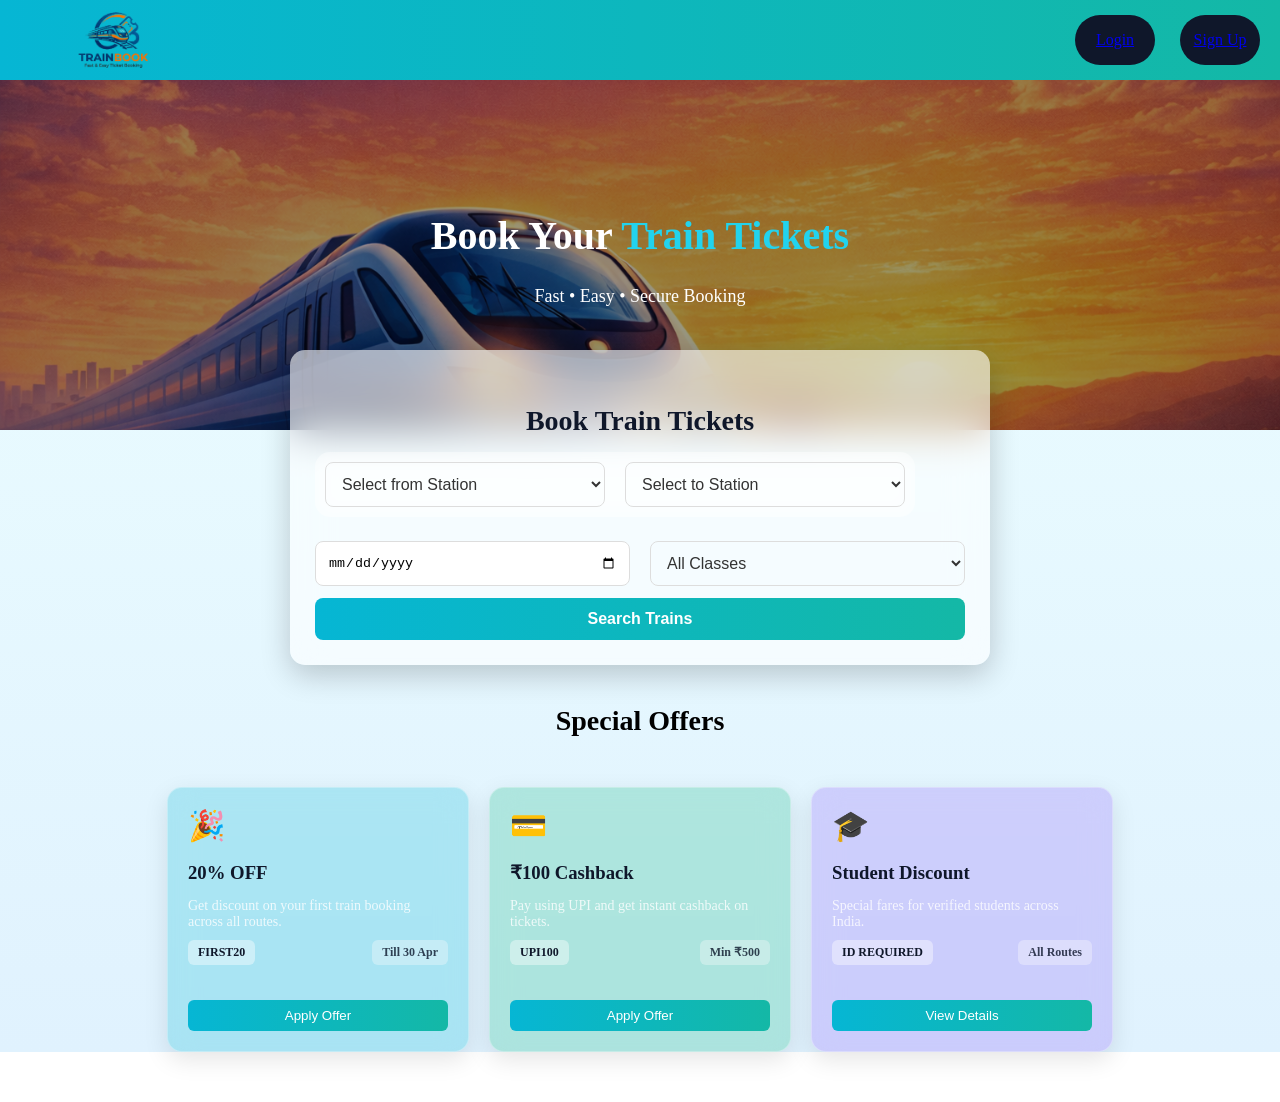
<file: index.html>
<!DOCTYPE html>
<html lang="en">
<head>
    <meta charset="UTF-8">
    <title>Auth Page</title>
    <link rel="stylesheet" href="style.css">
</head>
<body>
<header>
    <img src="pictures/logo.png" class="logo">
    <div class="navbuttons">
    <div class="login">
        <a href="login.html" class="login_link">
            <p>Login</p>
        </a>
    </div>
    <div class="signup"> 
        <a href="sign_up.html" class="sign_up_link">
            <p>Sign Up</p>
        </a>
    </div>
    </div>
</header>
<main>
    <div class="hero">
  <div class="hero-content">
    <h1>Book Your <span>Train Tickets</span></h1>
    <p>Fast • Easy • Secure Booking</p>
  </div>
</div>
<div class="booking">
<div class="c1">
    <div class="search-box">
    <h2>Book Train Tickets</h2>

    <div class="form-row">
<div class="dropdowncontainer">
<select id="fromstation">
  <option value="">Loading stations...</option>
</select>
<select id="tostation">
  <option value="">Loading stations...</option>
</select>
</div>       

    </div>

    <div class="form-row">
        <input type="date" id ="date">

        <select>
            <option>All Classes</option>
            <option>Sleeper</option>
            <option>AC 3 Tier</option>
            <option>AC 2 Tier</option>
        </select>
    </div>

    <button class="search-btn"id="search-btn">Search Trains</button>
    </div>
</div>
     <h2>Special Offers</h2>
     <div class="offers-container">

    <div class="offer-card">
        <div class="icon">🎉</div>
        <h3>20% OFF</h3>
        <p class="desc">Get discount on your first train booking across all routes.</p>

        <div class="info">
            <span class="code">FIRST20</span>
            <span class="valid">Till 30 Apr</span>
        </div>

        <button>Apply Offer</button>
    </div>

    <div class="offer-card">
        <div class="icon">💳</div>
        <h3>₹100 Cashback</h3>
        <p class="desc">Pay using UPI and get instant cashback on tickets.</p>

        <div class="info">
            <span class="code">UPI100</span>
            <span class="valid">Min ₹500</span>
        </div>

        <button>Apply Offer</button>
    </div>

    <div class="offer-card">
        <div class="icon">🎓</div>
        <h3>Student Discount</h3>
        <p class="desc">Special fares for verified students across India.</p>

        <div class="info">
            <span class="code">ID REQUIRED</span>
            <span class="valid">All Routes</span>
        </div>

        <button>View Details</button>
    </div>

</div>
</div>    
</main>
<footer>

</footer>
<script src="script.js"></script>
</body>
</html>
</file>
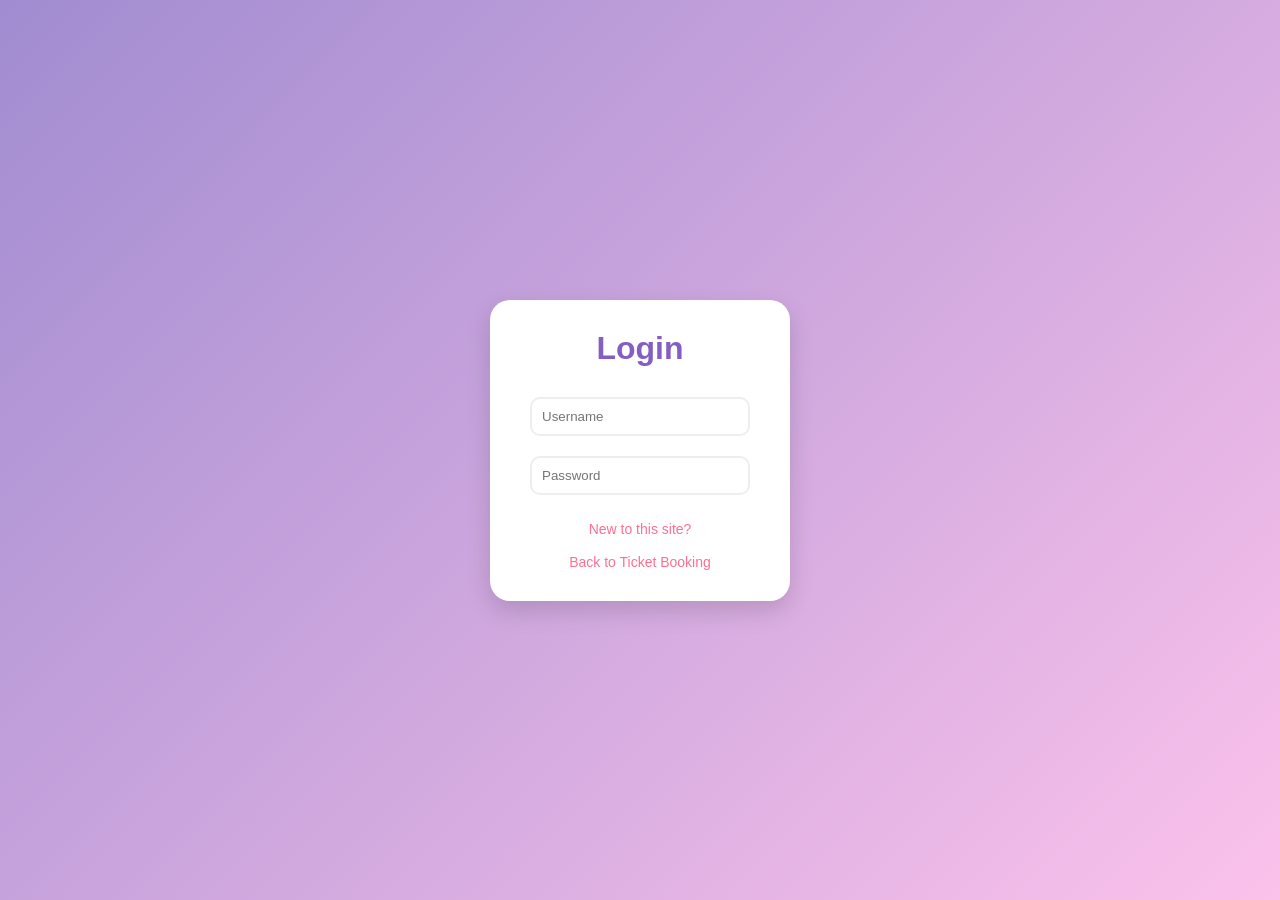
<file: login.html>
<!DOCTYPE html>
<html lang="en">
<head>
    <meta charset="UTF-8">
    <meta name="viewport" content="width=device-width, initial-scale=1.0">
    <title>Document</title>
    <link rel="stylesheet" href="login.css">
</head>

<body>
    <div class="login_section">
        <div class="head">
            <h1>Login</h1>
        </div>
        <div class="username">
            <input type="text" placeholder="Username">
        </div>
        <div class="password">
            <input type="text" placeholder="Password">
        </div>

        <div class="to_sign_up">
            <a href="sign_up.html">New to this site?</a>
        </div>

        <div class="back">
            <a href="index.html">Back to Ticket Booking</a>
        </div>
    </div>
</body>
</html>
</file>
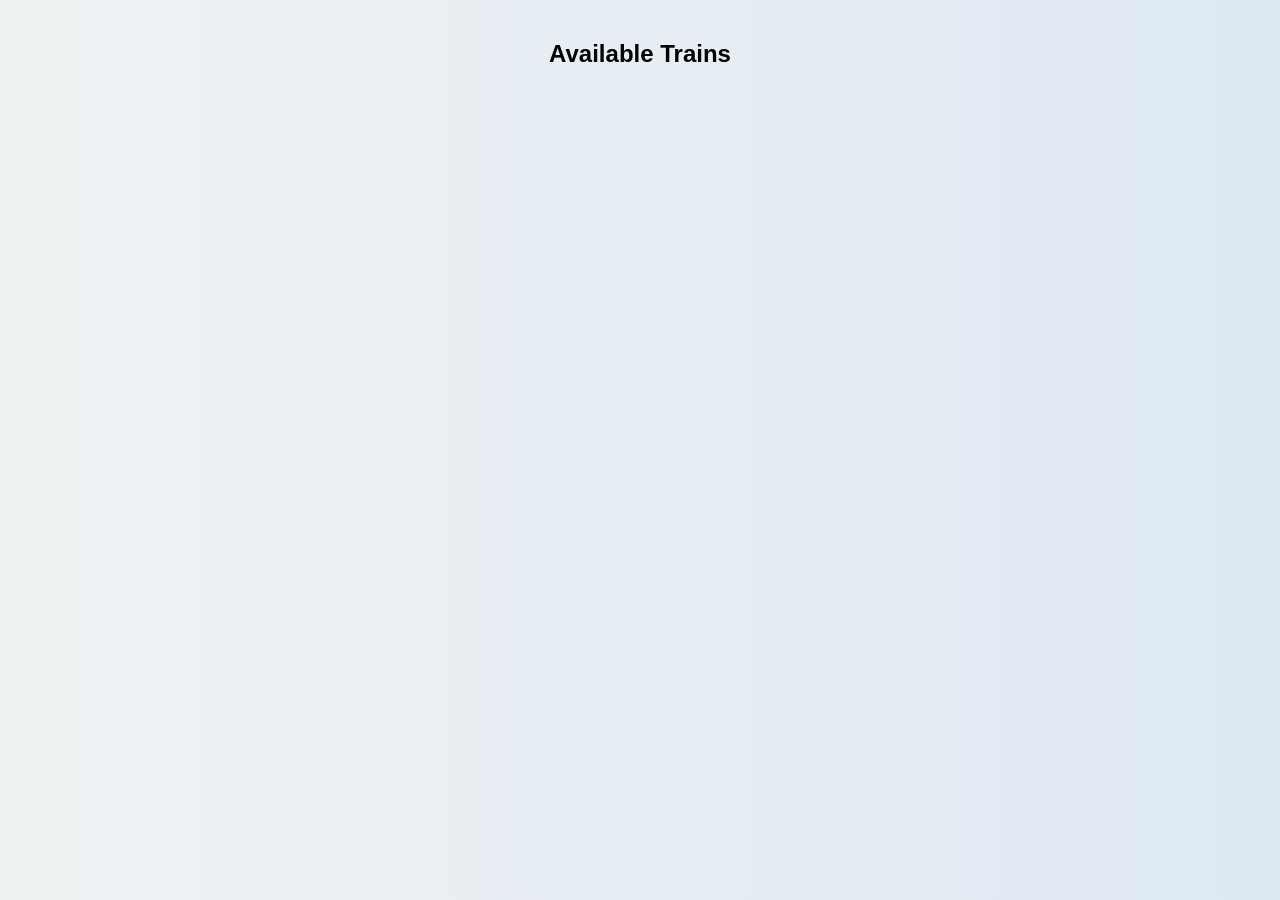
<file: results.html>
<!DOCTYPE html>
<html lang="en">
<head>
    <meta charset="UTF-8">
    <meta name="viewport" content="width=device-width, initial-scale=1.0">
    <title>Document</title>
    <link rel="stylesheet" href="results.css">
</head>
<body>
    <h2 class="title">Available Trains</h2>

  <div id="trainResults" class="results-container"></div>
    <script src="results.js"></script>
</body>
</html>
</file>
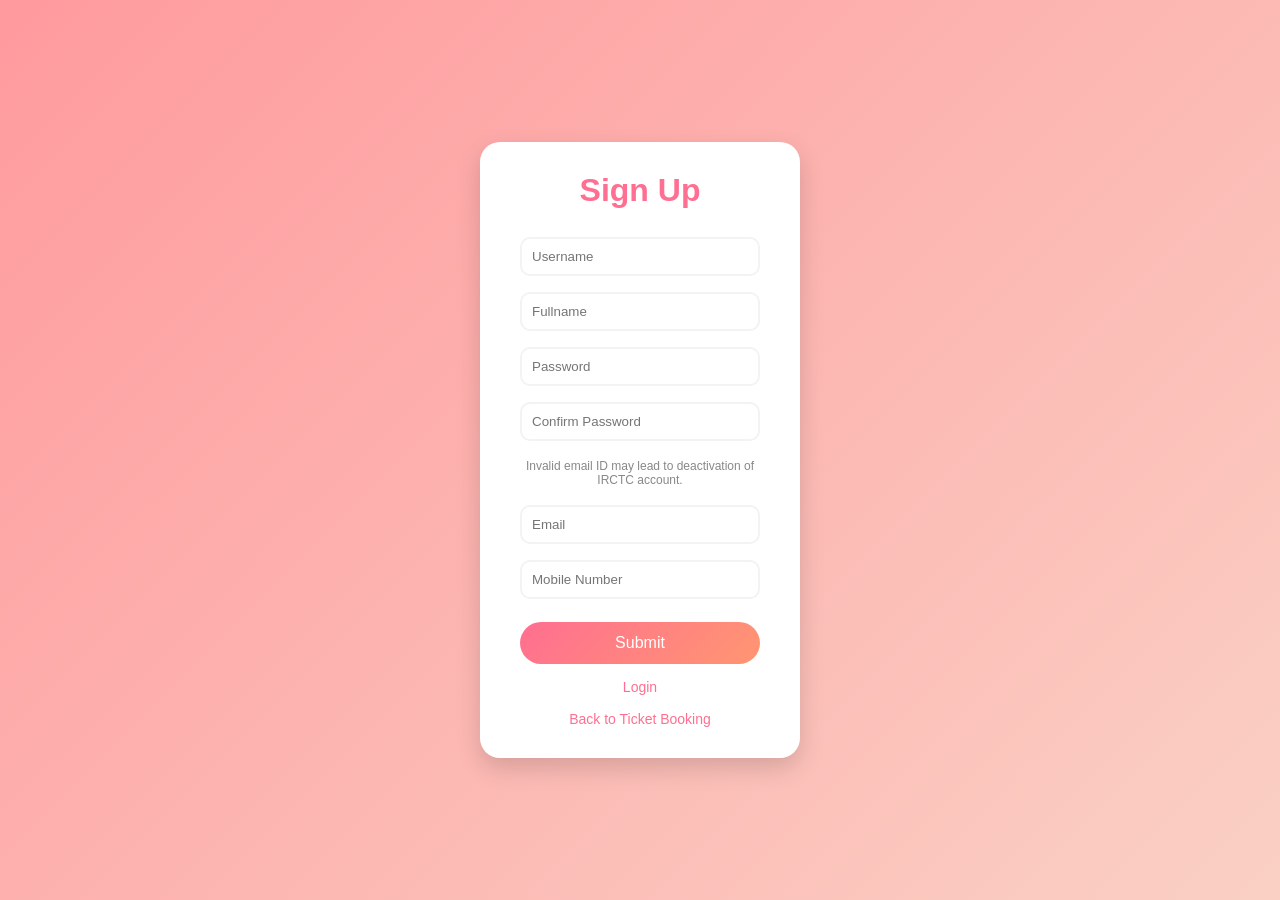
<file: sign_up.html>
<!DOCTYPE html>
<html lang="en">
<head>
    <meta charset="UTF-8">
    <meta name="viewport" content="width=device-width, initial-scale=1.0">
    <title>Document</title>
    <link rel="stylesheet" href="signup.css">
</head>
<body>
    <div class="signup_section">
        <div class="head">
            <h1>Sign Up</h1>
        </div>
        <div class="username">
            <input type="text" placeholder="Username">
        </div>
        <div class="fullname">
            <input type="text" placeholder="Fullname">
        </div>
        <div class="password">
            <input type="text" placeholder="Password">
        </div>
        <div class="confirm_password">
            <input type="text" placeholder="Confirm Password">
        </div>

        <p>Invalid email ID may lead to deactivation of IRCTC account.</p>
        <div class="email">
            <input type="text" placeholder="Email">
        </div>

        <div class="number">
            <input type="text" placeholder="Mobile Number">
        </div>

        <div class="button">
            <button class="btn-submit">Submit</button>
        </div>

        <div class="to_login">
            <a href="login.html" class="to_login">Login</a>
        </div>

        <div class="back">
            <a href="index.html">Back to Ticket Booking</a>
        </div>
    </div>

</body>
</html>
</file>
<file: style.css>
body{
    margin:0px;
     scroll-behavior: smooth;
}
header{
    display:flex;
    flex-direction:row;
    justify-content: space-between;
    height:80px;
    background: linear-gradient(90deg, #06B6D4, #14B8A6);
    margin:0px;
    padding:0px 20px;
}
header img{
    height:80px;
}
.navbuttons{
    display:flex;
    flex-direction: row;
}
.login{
    background-color: #0F172A;
    color: #22D3EE;
    border-radius:30px;
    width:80px;
    height:50px;
    text-align: center;
    margin-right: 25px;
    margin-top:15px;
    font-weight: 500;
    cursor: pointer;
}
.signup{
    background-color: #0F172A;
    color: #22D3EE;
    border-radius:30px;
    width:80px;
    height:50px;
    margin-top:15px;
    text-align: center;
    font-weight: 500;
    cursor: pointer;
}
.login:hover ,.signup:hover{
    background-color: #e65c00; /* slightly darker */
}
main{
    background: linear-gradient(to bottom, #ECFEFF, #E0F2FE);
    margin:0px;
}
.hero {
  height: 350px;
  background: url("pictures/image.png") no-repeat center/cover;
  display: flex;
  align-items: center;
  justify-content: center;
  text-align: center;
  color: white;
  position: relative;
}

.hero::after {
  content: "";
  position: absolute;
  inset: 0;
  background: rgba(0,0,0,0.4);
}

.hero-content {
  position: relative;
  z-index: 2;
}

.hero h1 {
  font-size: 40px;
  font-weight: bold;
}

.hero span {
  color: #22D3EE;
}

.hero p {
  margin-top: 10px;
  font-size: 18px;
}
.booking{
    margin:0px;
}
.search-box {
  width: 650px;
  margin: -80px auto 40px;
  padding: 25px;
  border-radius: 15px;

  background: rgba(255, 255, 255, 0.6);
  backdrop-filter: blur(20px);

  box-shadow: 0 10px 30px rgba(0,0,0,0.2);
}

.search-box h2 {
    text-align: center;
    margin-bottom: 15px;
    color: #0F172A;
}

.form-row {
    display: flex;
    gap: 20px;
    margin-bottom: 12px;
}

.form-row input,
.form-row select {
    flex: 1;
    padding: 12px;
  border-radius: 8px;
  border: 1px solid #ddd;
  transition: 0.2s;
}

.form-row input:focus,
.form-row select:focus {
    border-color: #06B6D4;
     box-shadow: 0 0 8px rgba(6,182,212,0.3);
}

/* Button */
.search-btn {
    width: 100%;
    padding: 10px;
    border: none;
    border-radius: 6px;
     background: linear-gradient(90deg, #06B6D4, #14B8A6);
    color: white;
    font-weight: bold;
    cursor: pointer;
     font-size: 16px;
  padding: 12px;
  border-radius: 8px;
  transition: 0.3s;
}

.search-btn:hover {
    opacity: 0.9;
    transform: scale(1.03);
}
.offers-container {
    display: flex;
    gap: 20px;
    justify-content: center;
    margin: 50px 20px;
    flex-wrap: wrap;
}

/* GLASS CARD */
.offer-card {
    width: 260px;
    padding: 20px;
    border-radius: 15px;

    backdrop-filter: blur(15px);
    -webkit-backdrop-filter: blur(15px);

    border: 1px solid rgba(255, 255, 255, 0.3);

    box-shadow: 0 8px 25px rgba(0,0,0,0.1);
    color: #0F172A;
     cursor: pointer;
    transition: all 0.3s ease;
}
/* Card 1 - Aqua Blue */
.offer-card:nth-child(1) {
    background: rgba(6, 182, 212, 0.25);
}

/* Card 2 - Green */
.offer-card:nth-child(2) {
    background: rgba(16, 185, 129, 0.25);
}

/* Card 3 - Purple */
.offer-card:nth-child(3) {
    background: rgba(139, 92, 246, 0.25);
}

/* Card 4 - Orange */
.offer-card:nth-child(4) {
    background: rgba(249, 115, 22, 0.25);
}

/* Text */
.offer-card h3 {
    margin-bottom: 10px;
}

.offer-card p {
    font-size: 14px;
    margin-bottom: 10px;
}

.offer-card p {
    color: rgba(255,255,255,0.8);
}

/* Code */
.offer-card span {
    display: inline-block;
    background: rgba(255,255,255,0.4);
    padding: 5px 10px;
    border-radius: 6px;
    margin-bottom: 15px;
    font-weight: bold;
}

/* Button */
.offer-card button {
    width: 100%;
    padding: 8px;
    border-radius: 6px;
    border: none;

    background: linear-gradient(90deg, #06B6D4, #14B8A6);
    color: white;
    cursor: pointer;
}

/* Hover Glow */
.offer-card:hover {
    transform: translateY(-10px) scale(1.03);
  box-shadow: 0 20px 40px rgba(0,0,0,0.2);
}
.offer-card:nth-child(1):hover {
    box-shadow: 0 15px 40px rgba(6, 182, 212, 0.4);
}

.offer-card:nth-child(2):hover {
    box-shadow: 0 15px 40px rgba(16, 185, 129, 0.4);
}

.offer-card:nth-child(3):hover {
    box-shadow: 0 15px 40px rgba(139, 92, 246, 0.4);
}

.offer-card:nth-child(4):hover {
    box-shadow: 0 15px 40px rgba(249, 115, 22, 0.4);
}
/* Icon */
.icon {
    font-size: 30px;
    margin-bottom: 10px;
}

/* Description */
.desc {
    font-size: 14px;
    margin-bottom: 15px;
}

/* Info row */
.info {
    display: flex;
    justify-content: space-between;
    margin-bottom: 15px;
    font-size: 12px;
}

/* Code */
.code {
    background: rgba(255,255,255,0.2);
    padding: 4px 8px;
    border-radius: 6px;
    font-weight: bold;
}

/* Valid text */
.valid {
    opacity: 0.8;
}

/* Button full width */
.offer-card button {
    width: 100%;
    margin-top: 5px;
}
.dropdowncontainer {
  backdrop-filter: blur(10px);
  background: rgba(255, 255, 255, 0.2);
  padding: 10px;
  border-radius: 15px;
  width: fit-content;
  display: flex;
    gap: 20px;
    margin-bottom: 12px;
}

select {
  width: 280px;
  padding: 10px;
  border-radius: 10px;
  border: none;
  background: transparent;
  color: #333;
  font-size: 16px;
  outline: none;
}
h2 {
  text-align: center;
  margin-top: 30px;
  font-size: 28px;
}
.logo {
  margin-left: 20px;
}
</file>
<file: login.css>
* {
    margin: 0;
    padding: 0;
    box-sizing: border-box;
    font-family: 'Poppins', sans-serif;
}

body {
    background: linear-gradient(135deg, #a18cd1, #fbc2eb);
    height: 100vh;
    display: flex;
    justify-content: center;
    align-items: center;
}

.login_section {
    background: #ffffff;
    padding: 30px 40px;
    border-radius: 20px;
    width: 300px;
    text-align: center;
    box-shadow: 0 10px 25px rgba(0, 0, 0, 0.15);
}

.head h1 {
    color: #845ec2;
    margin-bottom: 20px;
}

.login_section input {
    width: 100%;
    padding: 10px;
    margin: 10px 0;
    border: 2px solid #eee;
    border-radius: 10px;
    outline: none;
    transition: 0.3s;
}

.login_section input:focus {
    border-color: #845ec2;
    box-shadow: 0 0 6px rgba(132, 94, 194, 0.4);
}

.to_sign_up {
    margin-top: 15px;
}

.to_sign_up a {
    text-decoration: none;
    color: #ff6f91;
    font-size: 14px;
    transition: 0.3s;
}

.to_sign_up a:hover {
    color: #ff9671;
    text-decoration: underline;
}

input, a {
    transition: all 0.3s ease;
}

.back{
    margin-top: 15px;
}

.back a {
    text-decoration: none;
    color: #ff6f91;
    font-size: 14px;
    transition: 0.3s;
}

.back a:hover {
    color: #ff9671;
    text-decoration: underline;
}
</file>
<file: results.css>
body {
  font-family: Arial, sans-serif;
  background: linear-gradient(to right, #eef2f3, #dfe9f3);
  margin: 0;
  padding: 20px;
}

.title {
  text-align: center;
  margin-bottom: 20px;
}
.results-container {
  display: flex;
  flex-direction: column;
  gap: 15px;
}
/* Container */
.train-card {
  display: flex;
  justify-content: space-between;
  align-items: center;
  background: linear-gradient(135deg, #ffffff, #f0f9ff);
  padding: 20px;
  border-radius: 15px;
  box-shadow: 0 6px 20px rgba(0,0,0,0.1);
  transition: 0.3s;
}

.train-card:hover {
  transform: scale(1.02);
}

.train-name {
  font-size: 18px;
  font-weight: bold;
  color: #0f172a;
}

.train-route {
  text-align: center;
}

.train-route .time {
  font-size: 16px;
  font-weight: bold;
}

.train-action {
  text-align: right;
}

.train-action div {
  font-size: 18px;
  font-weight: bold;
  color: #16a34a;
}

.train-action button {
  margin-top: 8px;
  padding: 6px 14px;
  border-radius: 20px;
  border: none;
  background: linear-gradient(90deg, #06b6d4, #14b8a6);
  color: white;
  cursor: pointer;
}
</file>
<file: signup.css>
/* Reset default styles */
* {
    margin: 0;
    padding: 0;
    box-sizing: border-box;
    font-family: 'Poppins', sans-serif;
}

/* Background */
body {
    background: linear-gradient(135deg, #ff9a9e, #fad0c4);
    height: 100vh;
    display: flex;
    justify-content: center;
    align-items: center;
}

/* Main container */
.signup_section {
    background: #ffffff;
    padding: 30px 40px;
    border-radius: 20px;
    width: 320px;
    box-shadow: 0 10px 25px rgba(0,0,0,0.15);
    text-align: center;
}

/* Heading */
.head h1 {
    margin-bottom: 20px;
    color: #ff6f91;
}

/* Input fields */
.signup_section input {
    width: 100%;
    padding: 10px;
    margin: 8px 0;
    border: 2px solid #f3f3f3;
    border-radius: 10px;
    outline: none;
    transition: 0.3s;
}

/* Input hover effect */
.signup_section input:focus {
    border-color: #ff6f91;
    box-shadow: 0 0 5px rgba(255, 111, 145, 0.5);
}

/* Info text */
.signup_section p {
    font-size: 12px;
    color: #888;
    margin: 10px 0;
}

/* Button */
.btn-submit {
    width: 100%;
    padding: 12px;
    margin-top: 15px;
    border: none;
    border-radius: 25px;
    background: linear-gradient(135deg, #ff6f91, #ff9671);
    color: white;
    font-size: 16px;
    cursor: pointer;
    transition: 0.3s;
}

/* Button hover */
.btn-submit:hover {
    background: linear-gradient(135deg, #ff9671, #ffc75f);
    transform: scale(1.05);
}

/* Small animation */
.signup_section input,
.btn-submit {
    transition: all 0.3s ease;
}

.to_login{
    text-decoration: none;
    color: #ff6f91;
    font-size: 14px;
    transition: 0.3s;
}

.back,.to_login{
    margin-top: 15px;
}

.back a{
    text-decoration: none;
    color: #ff6f91;
    font-size: 14px;
    transition: 0.3s;
}

.back a:hover{
    color: #ff9671;
    text-decoration: underline;
}

.to_login a:hover{
    color: #ff9671;
    text-decoration: underline;
}
</file>
